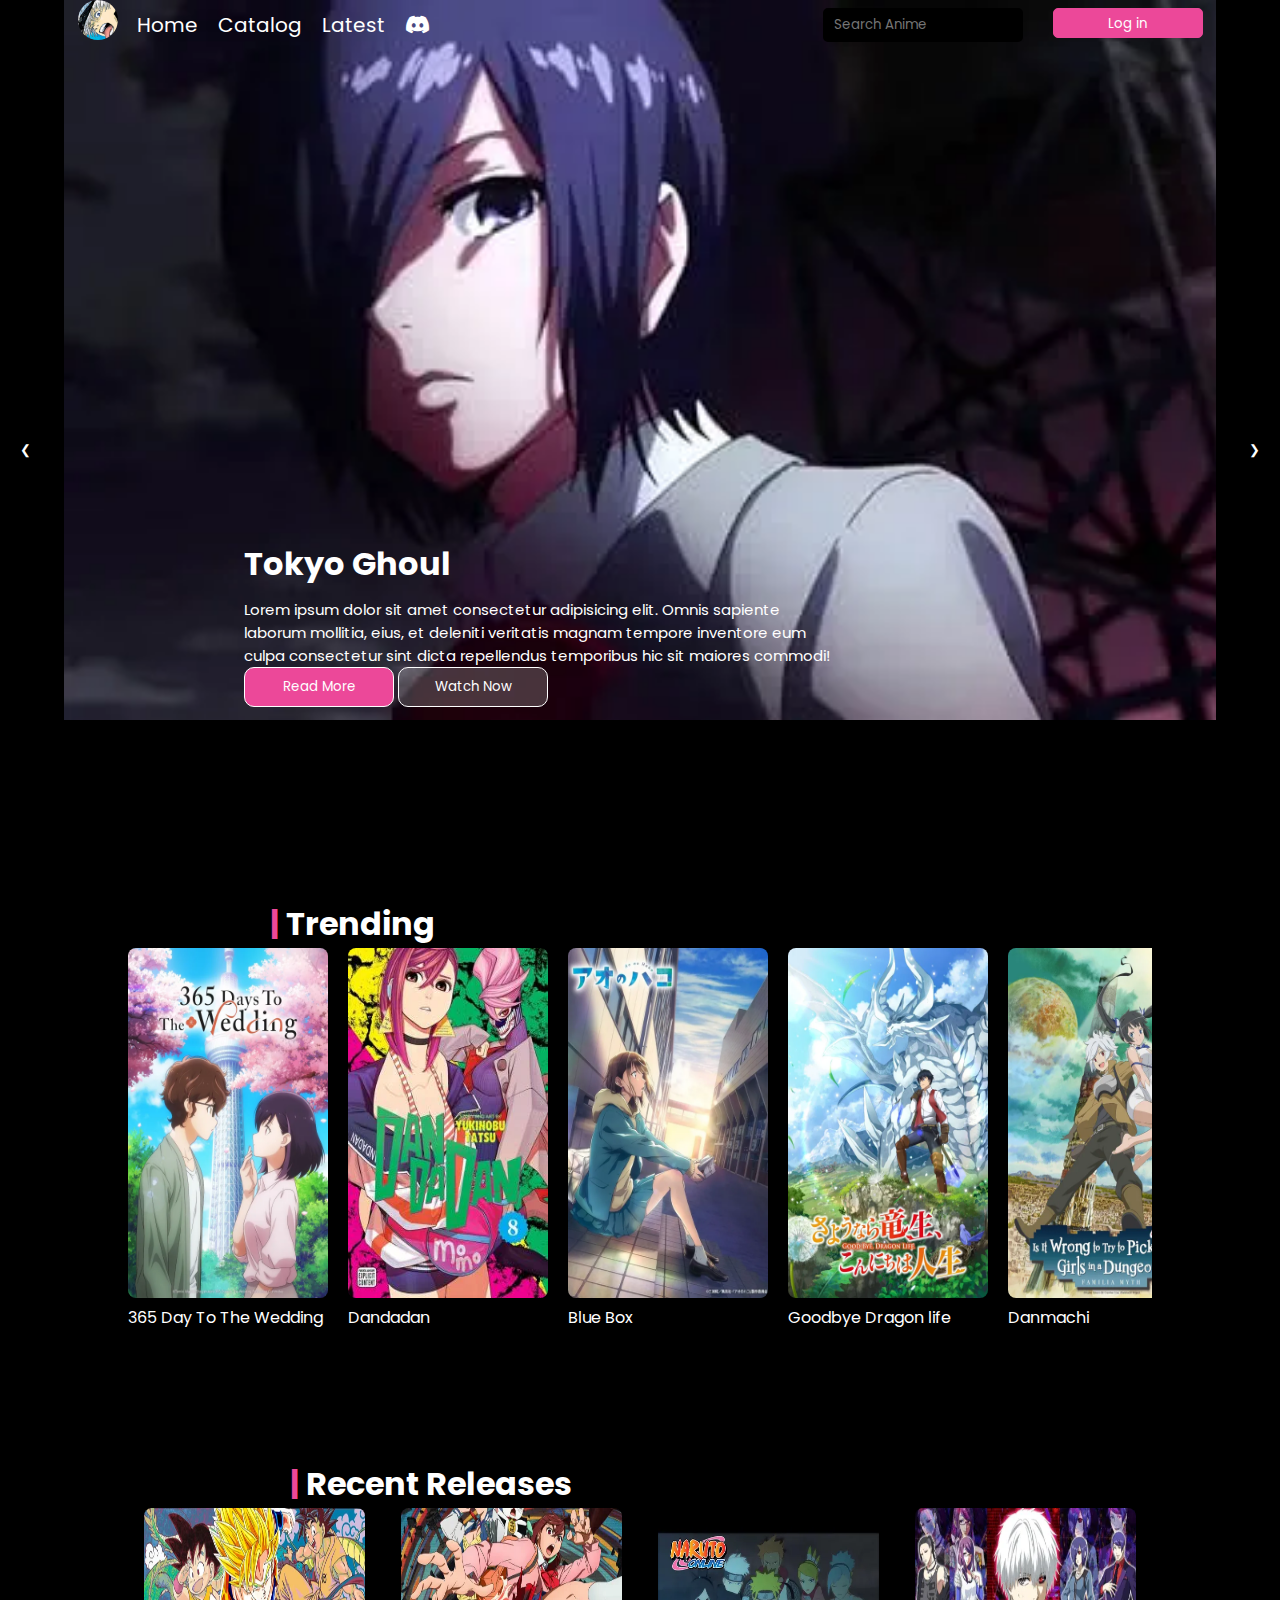
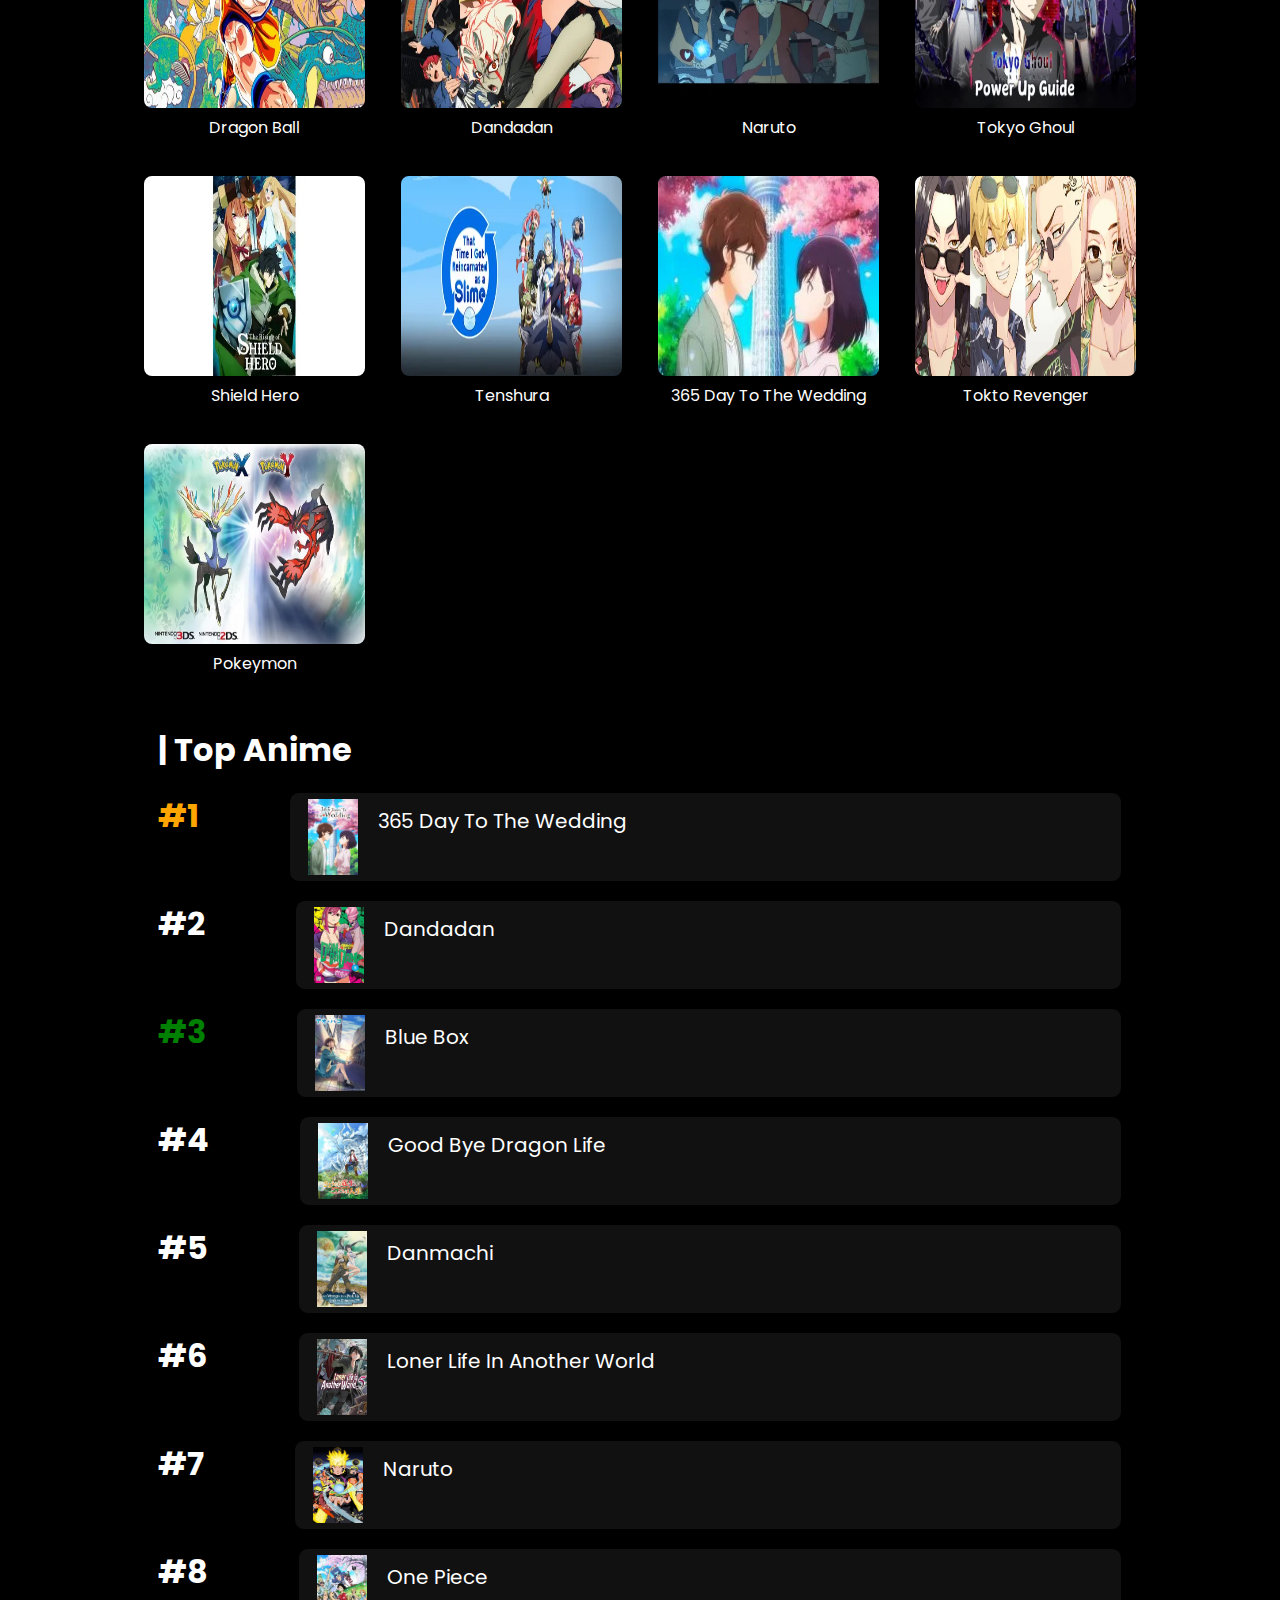
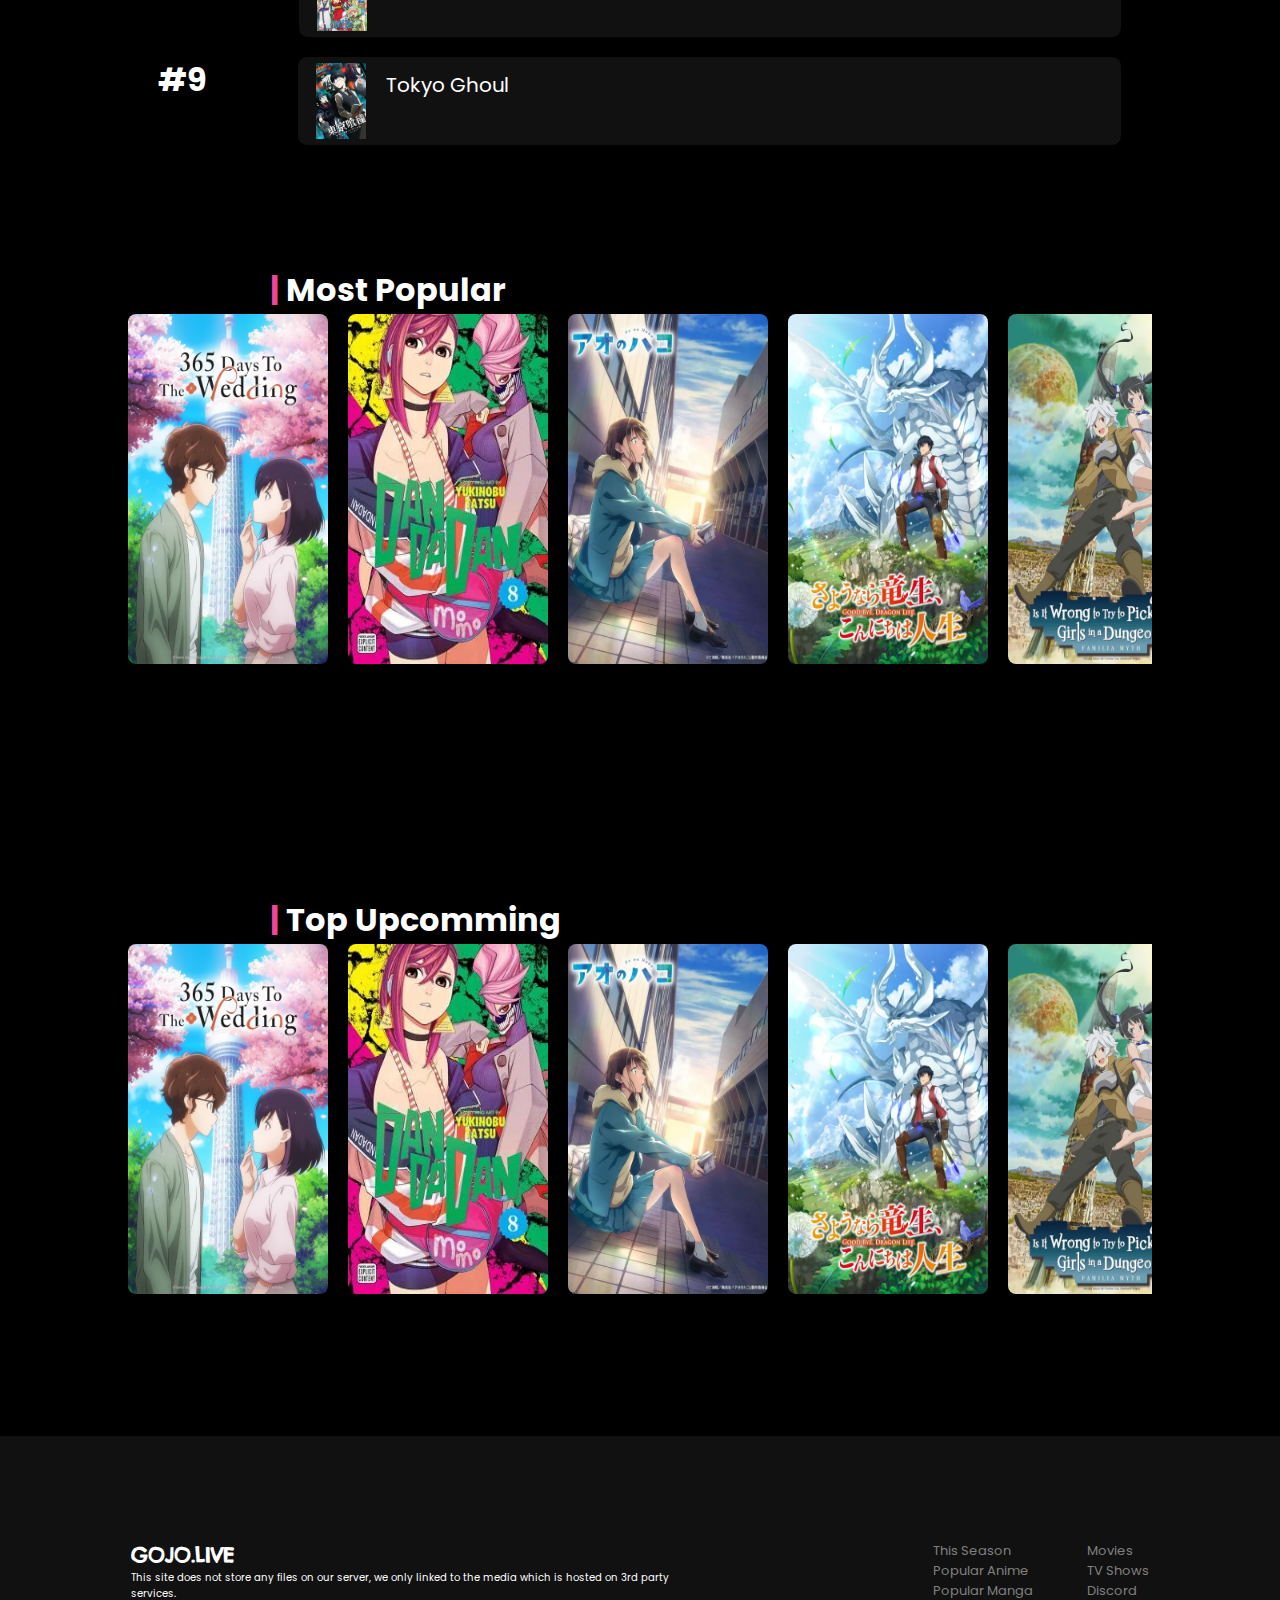
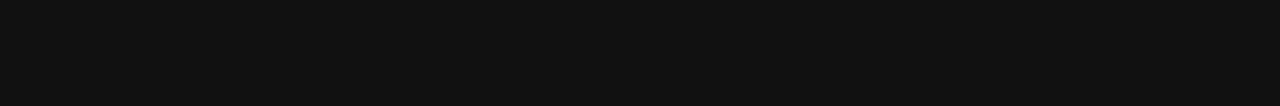
<file: index.html>
<!DOCTYPE html>
<html lang="en">
  
  <head>
    <meta charset="UTF-8" />
    <meta name="viewport" content="width=device-width, initial-scale=1.0" />
    <title>GOJO.live</title>
    <link rel="stylesheet" href="style.css" />
    <link rel="stylesheet" href="https://cdnjs.cloudflare.com/ajax/libs/font-awesome/6.0.0-beta3/css/all.min.css">
  </head>
  
  <body>
  <!---------------------------------------header----------------------------------------------------------->
  <label for="me"><i class="fa-solid fa-bars" ></i></label>
  <input type="checkbox" id="me" >
  <header>
    <!---------------------------------------nav bar----------------------------------------------------------->
    <div class="container" id="Up">
      <nav>
        <div class="left">
          <img src="./images/logo.png" alt="Anime Catalog Logo" class="logo" />
          <ul>
            <li><a href="index.html">Home</a></li>
            <li><a href="catalog.html">Catalog</a></li>
            <li><a href="latest.html">Latest</a></li>
            <li><a href="https://discord.com/login"> <i class="fa-brands fa-discord"></i></i> </a></li>
          </ul>
        </div>
        <div class="right">
          <input type="search" placeholder=" Search Anime" aria-label="Search Anime" />
          <button aria-label="Log in" onclick="openPage()">Log in
          </button>
        </div>
      </nav>
    </div>
    <!---------------------------------------nav bar----------------------------------------------------------->


    <!---------------------------------------sliding-window----------------------------------------------------------->
    
    
    
    <div class="carousel">
      <div class="slides">
        <div class="content">
          <h1>Tokyo Ghoul</h1>
          <p>
            Lorem ipsum dolor sit amet consectetur adipisicing elit. Omnis
            sapiente laborum mollitia, eius, et deleniti veritatis magnam
            tempore inventore eum culpa consectetur sint dicta repellendus
            temporibus hic sit maiores commodi!
          </p>
        </div>
        <div class="button">
          <button class="rm" aria-label="Read More about Tokyo Ghoul">Read More</button>
          <button class="wn" aria-label="Watch Tokyo Ghoul Now">Watch Now</button>
        </div>
      </div>
      <button class="prev" onclick="prevSlide()" aria-label="Previous Slide">&#10094;</button>
      <button class="next" onclick="nextSlide()" aria-label="Next Slide">&#10095;</button>
    </div>
    <!---------------------------------------sliding-window----------------------------------------------------------->

  </header>

  <!---------------------------------------header----------------------------------------------------------->
  
  <!----------------------------------------main------------------------------------------------------------------>
  
  
  <main>
    <!---------------------------------------section 1------------------------------------------------------------------>
    <section id="trending">
      <div class="trending_head">
        <h1><span>|</span> Trending</h1>
      </div>
      <div class="trending-images">
        <figure class="img">
          <img src="./images/1.webp" alt="Trending Anime 1" loading="lazy" />
          <p><a href="discription.html">365 Day To The Wedding </a></p>
        </figure>
        <figure class="img">
          <img src="./images/2.webp" alt="Trending Anime 2" loading="lazy" />
          <p> <a href="discription.html">Dandadan</a></p>
        </figure>
        <figure class="img">
          <img src="./images/3.webp" alt="Trending Anime 3" loading="lazy" />
          <p> <a href="discription.html">Blue Box </a></p>
        </figure>
        <figure class="img">
          <img src="./images/4.webp" alt="Trending Anime 4" loading="lazy" />
          <p> <a href="discription.html">Goodbye Dragon life </a></p>
        </figure>
        <figure class="img">
          <img src="./images/5.webp" alt="Trending Anime 5" loading="lazy" />
          <p><a href="discription.html"> Danmachi </a></p>
        </figure>
        <figure class="img">
          <img src="./images/6.webp" alt="Trending Anime 6" loading="lazy" />
          <p><a href="discription.html">Loner Life In Another World</a></p>
        </figure>
        <figure class="img">
          <img src="./images/7.webp" alt="Trending Anime 7" loading="lazy" />
          <p><a href="discription.html"> Naruto</a></p>
        </figure>
        <figure class="img">
          <img src="./images/8.webp" alt="Trending Anime 8" loading="lazy" />
          <p><a href="discription.html">One Piece</a></p>
        </figure>
        <figure class="img">
          <img src="./images/9.webp" alt="Trending Anime 9" loading="lazy" />
          <p> <a href="discription.html">Tokyo Ghoul </a></p>
        </figure>
      </div>
    </section>

    <section id="recent">
      <div class="re-header">
        <h1><span>|</span> Recent Releases</h1>
      </div>
      <div class="recent-images">
        <figure>
          <img src="./images/recent release/1.webp" alt="Recent Anime 1" height="200px" loading="lazy" />
          <p>Dragon Ball</p>
        </figure>
        <figure>
          <img src="./images/recent release/2.webp" alt="Recent Anime 2" height="200px" loading="lazy" />
          <p>Dandadan</p>
        </figure>
        <figure>
          <img src="./images/recent release/3.webp" alt="Recent Anime 3" height="200px" loading="lazy" />
          <p>Naruto</p>
        </figure>
        <figure>
          <img src="./images/recent release/4.webp" alt="Recent Anime 4" height="200px" loading="lazy" />
          <p>Tokyo Ghoul</p>
        </figure>
        <figure>
          <img src="./images/recent release/5.webp" alt="Recent Anime 5" height="200px" loading="lazy" />
          <p>Shield Hero</p>
        </figure>
        <figure>
          <img src="./images/recent release/6.webp" alt="Recent Anime 6" height="200px" loading="lazy" />
          <p>Tenshura</p>
        </figure>
        <figure>
          <img src="./images/recent release/7.jpg" alt="Recent Anime 7" height="200px" loading="lazy" />
          <p>365 Day To The Wedding</p>
        </figure>
        <figure>
          <img src="./images/recent release/8.webp" alt="Recent Anime 8" height="200px" loading="lazy" />
          <p>Tokto Revenger</p>
        </figure>
        <figure>
          <img src="./images/recent release/9.webp" alt="Recent Anime 9" height="200px" loading="lazy" />
          <p>Pokeymon</p>
        </figure>
      </div>
    </section>

    <section id="top-anime">
      <div class="top-anime">
        <div class="top-anime-heading">
          <h1><span>|</span> Top Anime</h1>
        </div>
        <div class="ele">
          <div class="first"><h1>#1</h1></div>
          <div>
            <img src="./images/1.webp" alt="365 Wedding Day" />
            <p>365 Day To The Wedding </p>
          </div>
        </div>
        <div class="ele">
          <div class="second"><h1>#2</h1></div>
          <div>
            <img src="./images/2.webp" alt="Dandadan" />
            <p>Dandadan</p>
          </div>
        </div>
        <div class="ele">
          <div class="third"><h1>#3</h1></div>
          <div>
            <img src="./images/3.webp" alt="Blue Box" />
            <p>Blue Box</p>
          </div>
        </div>
        <div class="ele">
          <div class="he"><h1>#4</h1></div>
          <div>
            <img src="./images/4.webp" alt="Good Bye Dragon Life" />
            <p>Good Bye Dragon Life</p>
          </div>
        </div>
        <div class="ele">
          <div class="he"><h1>#5</h1></div>
          <div>
            <img src="./images/5.webp" alt="Danmachi" />
            <p>Danmachi</p>
          </div>
        </div>
        <div class="ele">
          <div class="he"><h1>#6</h1></div>
          <div>
            <img src="./images/6.webp" alt="Loner Life In Another World" />
            <p>Loner Life In Another World</p>
          </div>
        </div>
        <div class="ele">
          <div class="he"><h1>#7</h1></div>
          <div>
            <img src="./images/7.webp" alt="Naruto" />
            <p>Naruto</p>
          </div>
        </div>
        <div class="ele">
          <div class="he"><h1>#8</h1></div>
          <div>
            <img src="./images/8.webp" alt="One Piece" />
            <p>One Piece</p>
          </div>
        </div>
        <div class="ele">
          <div class="he"><h1>#9</h1></div>
          <div>
            <img src="./images/9.webp" alt="Tokyo Ghoul" />
            <p>Tokyo Ghoul</p>
          </div>
        </div>
      </div>
    </section>

    <section id="trending">
      <div class="trending_head">
        <h1><span>|</span> Most Popular</h1>
      </div>
      <div class="trending-images">
        <figure class="img">
          <img src="./images/1.webp" alt="Trending Anime 1" loading="lazy" />
        </figure>
        <figure class="img">
          <img src="./images/2.webp" alt="Trending Anime 2" loading="lazy" />
        </figure>
        <figure class="img">
          <img src="./images/3.webp" alt="Trending Anime 3" loading="lazy" />
        </figure>
        <figure class="img">
          <img src="./images/4.webp" alt="Trending Anime 4" loading="lazy" />
        </figure>
        <figure class="img">
          <img src="./images/5.webp" alt="Trending Anime 5" loading="lazy" />
        </figure>
        <figure class="img">
          <img src="./images/6.webp" alt="Trending Anime 6" loading="lazy" />
        </figure>
        <figure class="img">
          <img src="./images/7.webp" alt="Trending Anime 7" loading="lazy" />
        </figure>
        <figure class="img">
          <img src="./images/8.webp" alt="Trending Anime 8" loading="lazy" />
        </figure>
        <figure class="img">
          <img src="./images/9.webp" alt="Trending Anime 9" loading="lazy" />
        </figure>
      </div>
    </section>


    <section id="trending">
      <div class="trending_head">
        <h1><span>|</span> Top Upcomming</h1>
      </div>
      <div class="trending-images">
        <figure class="img">
          <img src="./images/1.webp" alt="Trending Anime 1" loading="lazy" />
        </figure>
        <figure class="img">
          <img src="./images/2.webp" alt="Trending Anime 2" loading="lazy" />
        </figure>
        <figure class="img">
          <img src="./images/3.webp" alt="Trending Anime 3" loading="lazy" />
        </figure>
        <figure class="img">
          <img src="./images/4.webp" alt="Trending Anime 4" loading="lazy" />
        </figure>
        <figure class="img">
          <img src="./images/5.webp" alt="Trending Anime 5" loading="lazy" />
        </figure>
        <figure class="img">
          <img src="./images/6.webp" alt="Trending Anime 6" loading="lazy" />
        </figure>
        <figure class="img">
          <img src="./images/7.webp" alt="Trending Anime 7" loading="lazy" />
        </figure>
        <figure class="img">
          <img src="./images/8.webp" alt="Trending Anime 8" loading="lazy" />
        </figure>
        <figure class="img">
          <img src="./images/9.webp" alt="Trending Anime 9" loading="lazy" />
        </figure>
      </div>
    </section>

  </main>

  <!----------------------------------------main------------------------------------------------------------------>

  <!-- --------------------------------footer------------------------ -->


  <footer>
    <div class="left">
      <h1><a href="#Up"> GOJO.LIVE</a></h1>
      <p>This site does not store any files on our server, we only linked to the media which is hosted on 3rd party services.</p>
    </div>
    
    
    <div class="right">
      <ul>
        <li>This Season </li>
        <li>Popular Anime</li>
        <li>Popular Manga</li>
      </ul>
      <ul>
        <li>Movies </li>
        <li>TV Shows</li>
        <li>Discord</li>
      </ul>
    </div>
  </footer>
  <!-- --------------------------------footer------------------------ -->
  
</body>
<script>
function openPage(url = "login.html") {
  try {
    // Check if the URL is a valid string
    if (typeof url === 'string' && url.trim() !== '') {
      window.location.href = url;
    } else {
      console.error("Invalid URL provided.");
    }
  } catch (error) {
    console.error("An error occurred while trying to open the page:", error);
  }
}
</script>
</html
</file>
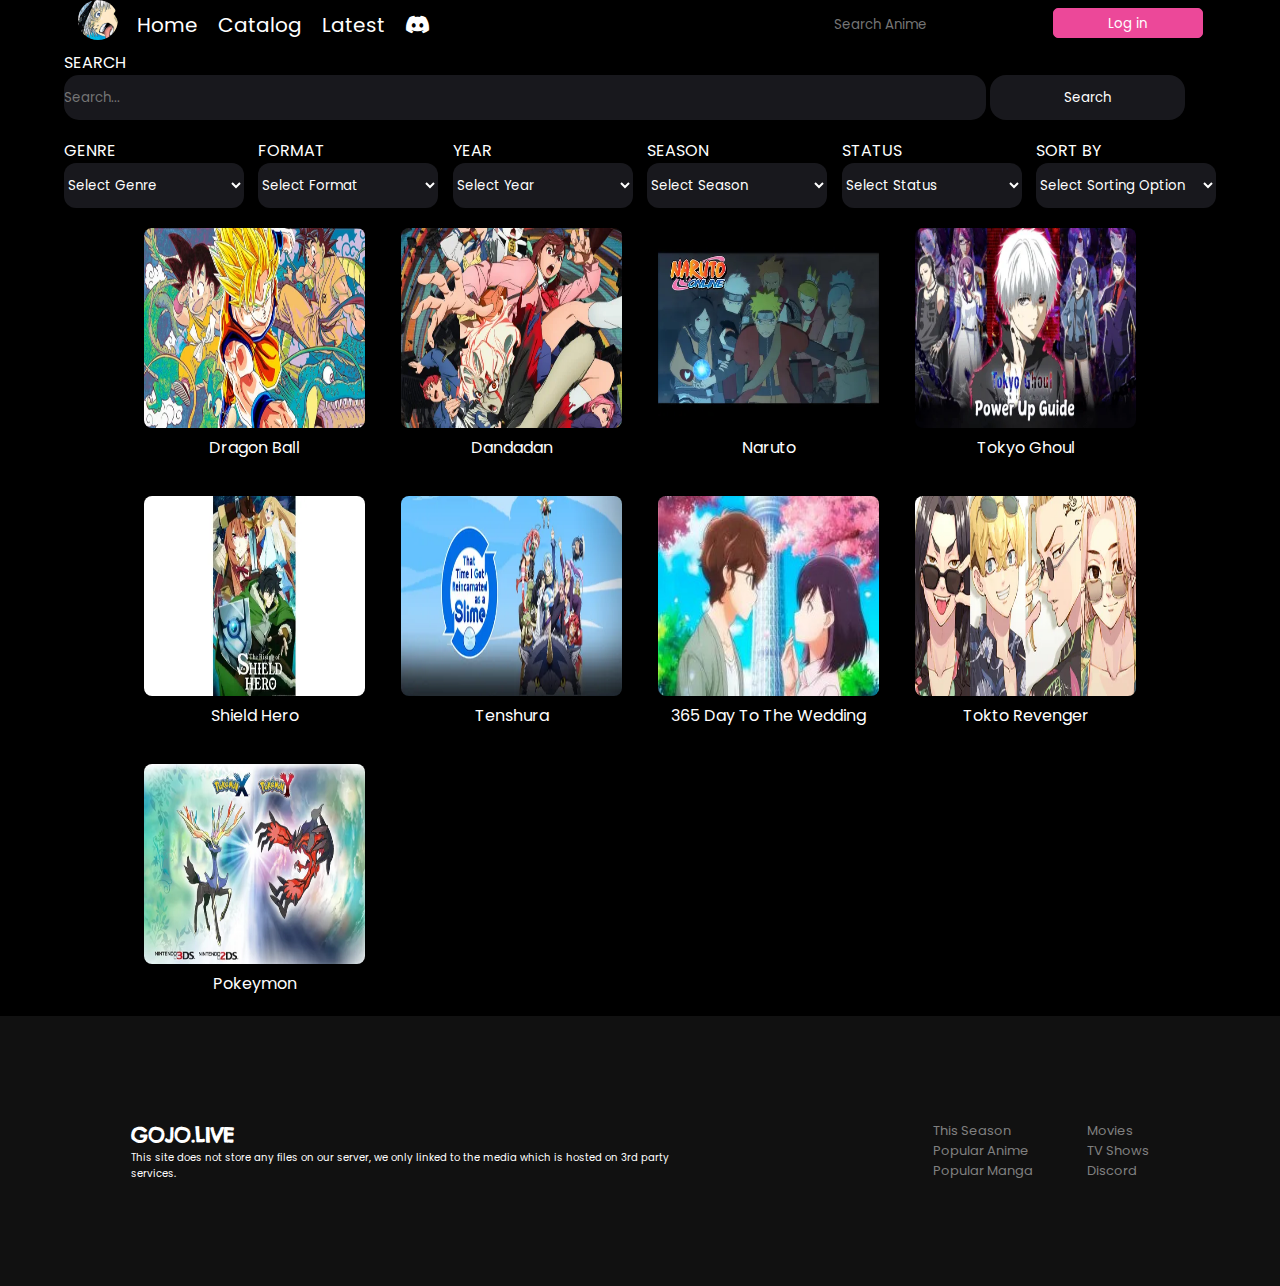
<file: catalog.html>
<!DOCTYPE html>
<html lang="en">
<head>
    <meta charset="UTF-8">
    <meta name="viewport" content="width=device-width, initial-scale=1.0">
    <title>Catalog</title>
    <link rel="stylesheet" href="catalog.css">
    <link rel="stylesheet" href="https://cdnjs.cloudflare.com/ajax/libs/font-awesome/6.0.0-beta3/css/all.min.css">
    
</head>
<body>
  <label for="me"><i class="fa-solid fa-bars" ></i></label>
  <input type="checkbox" id="me">
     <header>
      <div class="container" id="Up">
        <nav>
          <div class="left">
            <img src="./images/logo.png" alt="Anime Catalog Logo" class="logo" />
            <ul>
              <li><a href="index.html">Home</a></li>
              <li><a href="catalog.html">Catalog</a></li>
              <li><a href="latest.html">Latest</a></li>
              <li><a href="https://discord.com/login"> <i class="fa-brands fa-discord"></i></i> </a></li>
            </ul>
          </div>
          <div class="right">
            <input type="search" placeholder=" Search Anime" aria-label="Search Anime" />
            <button aria-label="Log in" onclick="openPage()">Log in
            </button>
          </div>
        </nav>
      </div>
    </header>


    <main>

        <section>
            <div id="top-part">
                <div class="top">
                    <p>SEARCH</p>
                    <input type="search" placeholder="Search...">
                    <button type="button">Search</button>
                </div>
                <div class="bottom"> 
                    <div>
                        <label for="genere">GENRE</label>
                        <select name="genere" id="genere">
                            <option value="">Select Genre</option>
                            <option value="action">Action</option>
                            <option value="comedy">Comedy</option>
                            <option value="drama">Drama</option>
                            <option value="horror">Horror</option>
                            <option value="sci-fi">Sci-Fi</option>
                        </select>
                    </div>
                    <div>
                        <label for="format">FORMAT</label>
                        <select name="format" id="format">
                            <option value="">Select Format</option>
                            <option value="dvd">DVD</option>
                            <option value="digital">Digital</option>
                            <option value="blu-ray">Blu-ray</option>
                            <option value="streaming">Streaming</option>
                            <option value="vinyl">Vinyl</option>
                        </select>
                    </div>
                    <div>
                        <label for="year">YEAR</label>
                        <select name="year" id="year">
                            <option value="">Select Year</option>
                            <option value="2023">2023</option>
                            <option value="2022">2022</option>
                            <option value="2021">2021</option>
                            <option value="2020">2020</option>
                            <option value="2019">2019</option>
                        </select>
                    </div>
                    <div>
                        <label for="season">SEASON</label>
                        <select name="season" id="season">
                            <option value="">Select Season</option>
                            <option value="spring">Spring</option>
                            <option value="summer">Summer</option>
                            <option value="fall">Fall</option>
                            <option value="winter">Winter</option>
                        </select>
                    </div>
                    <div>
                        <label for="status">STATUS</label>
                        <select name="status" id="status">
                            <option value="">Select Status</option>
                            <option value="ongoing">Ongoing</option>
                            <option value="completed">Completed</option>
                            <option value="upcoming">Upcoming</option>
                        </select>
                    </div>
                    <div>
                        <label for="sort-by">SORT BY</label>
                        <select name="sort-by" id="sort-by">
                            <option value="">Select Sorting Option</option>
                            <option value="name">Name</option>
                            <option value="date">Date</option>
                            <option value="rating">Rating</option>
                        </select>
                    </div>
                </div>
            </div>
        </section>

            <section>
                <section id="recent">
                    <div class="recent-images">
                      <figure>
                        <img src="./images/recent release/1.webp" alt="Recent Anime 1" height="200px" loading="lazy" />
                        <p>Dragon Ball</p>
                      </figure>
                      <figure>
                        <img src="./images/recent release/2.webp" alt="Recent Anime 2" height="200px" loading="lazy" />
                        <p>Dandadan</p>
                      </figure>
                      <figure>
                        <img src="./images/recent release/3.webp" alt="Recent Anime 3" height="200px" loading="lazy" />
                        <p>Naruto</p>
                      </figure>
                      <figure>
                        <img src="./images/recent release/4.webp" alt="Recent Anime 4" height="200px" loading="lazy" />
                        <p>Tokyo Ghoul</p>
                      </figure>
                      <figure>
                        <img src="./images/recent release/5.webp" alt="Recent Anime 5" height="200px" loading="lazy" />
                        <p>Shield Hero</p>
                      </figure>
                      <figure>
                        <img src="./images/recent release/6.webp" alt="Recent Anime 6" height="200px" loading="lazy" />
                        <p>Tenshura</p>
                      </figure>
                      <figure>
                        <img src="./images/recent release/7.jpg" alt="Recent Anime 7" height="200px" loading="lazy" />
                        <p>365 Day To The Wedding</p>
                      </figure>
                      <figure>
                        <img src="./images/recent release/8.webp" alt="Recent Anime 8" height="200px" loading="lazy" />
                        <p>Tokto Revenger</p>
                      </figure>
                      <figure>
                        <img src="./images/recent release/9.webp" alt="Recent Anime 9" height="200px" loading="lazy" />
                        <p>Pokeymon</p>
                      </figure>
                    </div>
                  </section>
            </section>

        
    </main>

      <footer>
        <div class="left">
          <h1><a href="#Up"> GOJO.LIVE</a></h1>
          <p>This site does not store any files on our server, we only linked to the media which is hosted on 3rd party services.</p>
        </div>
    
    
        <div class="right">
          <ul>
            <li>This Season </li>
            <li>Popular Anime</li>
            <li>Popular Manga</li>
          </ul>
          <ul>
            <li>Movies </li>
            <li>TV Shows</li>
            <li>Discord</li>
          </ul>
        </div>
      </footer>
    

</body>
<script>
  function openPage(url = "login.html") {
    try {
      // Check if the URL is a valid string
      if (typeof url === 'string' && url.trim() !== '') {
        window.location.href = url;
      } else {
        console.error("Invalid URL provided.");
      }
    } catch (error) {
      console.error("An error occurred while trying to open the page:", error);
    }
  }
</script>
</html>
</file>
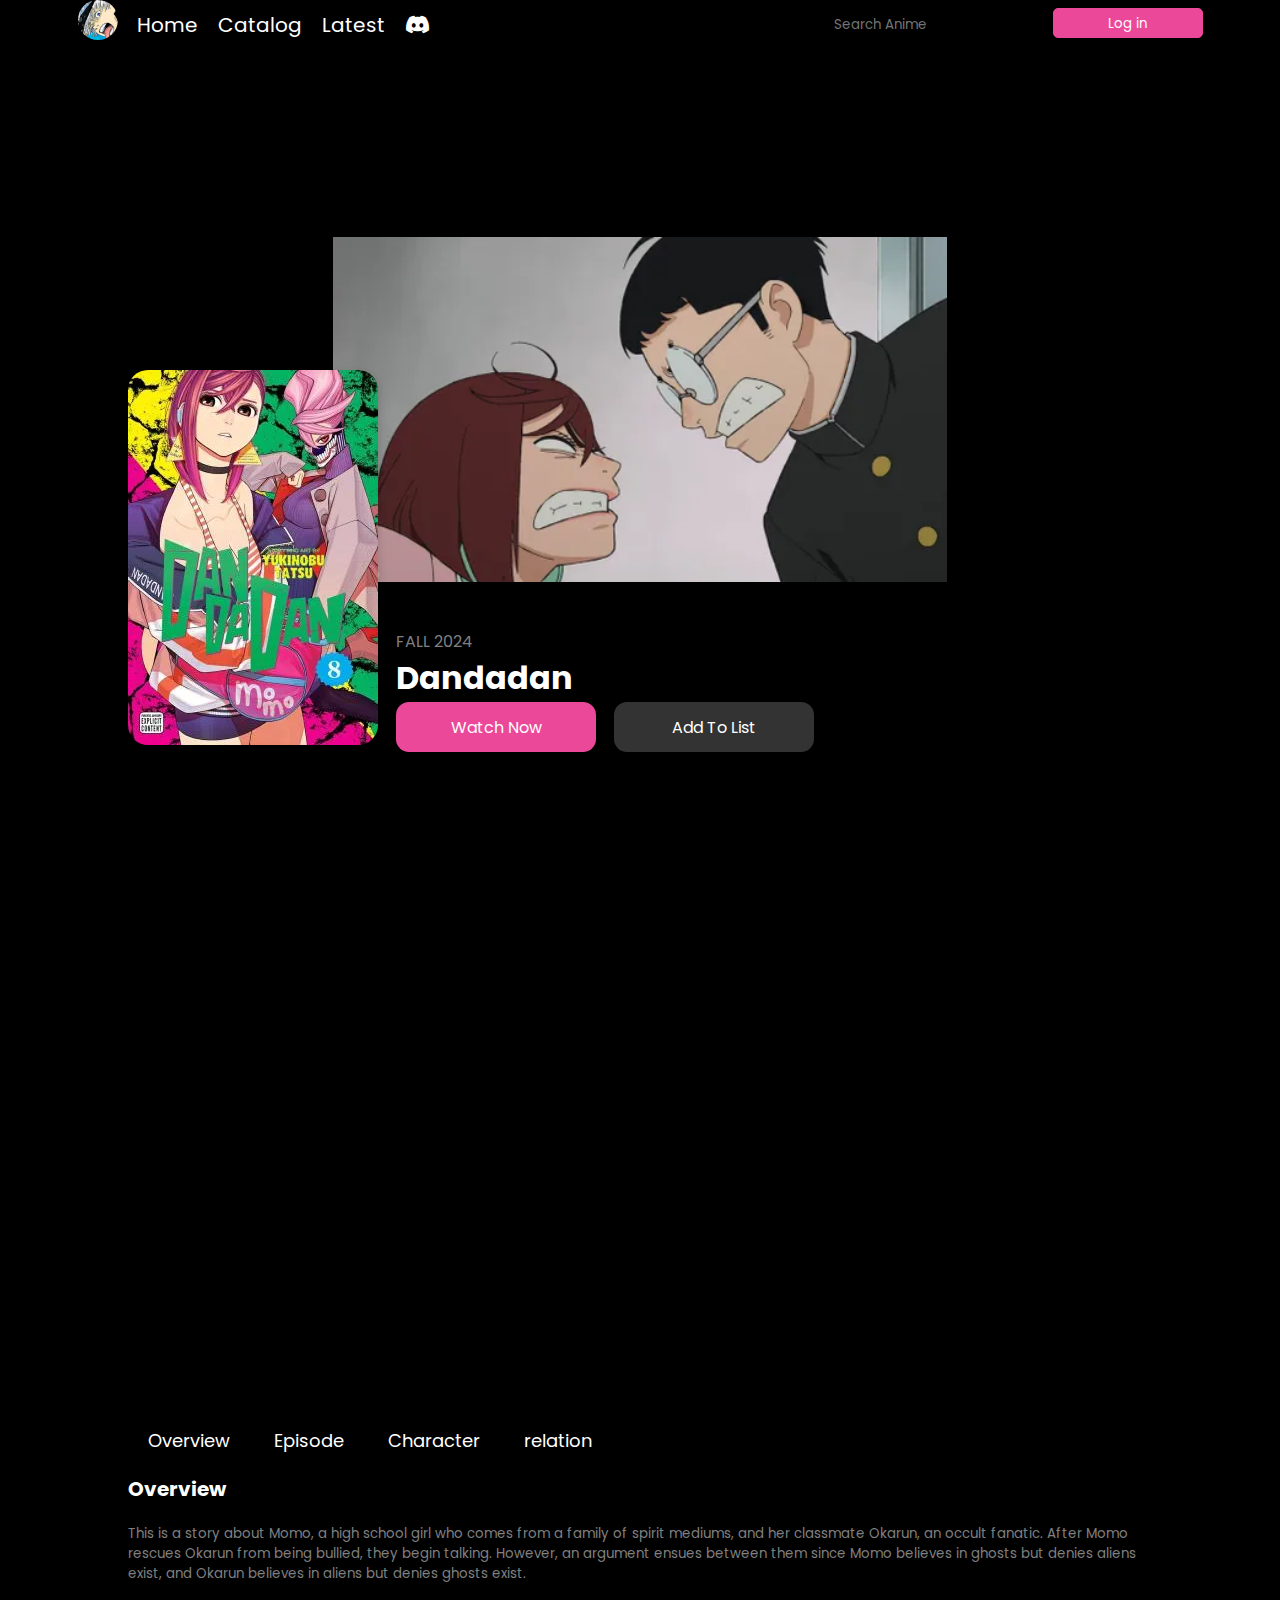
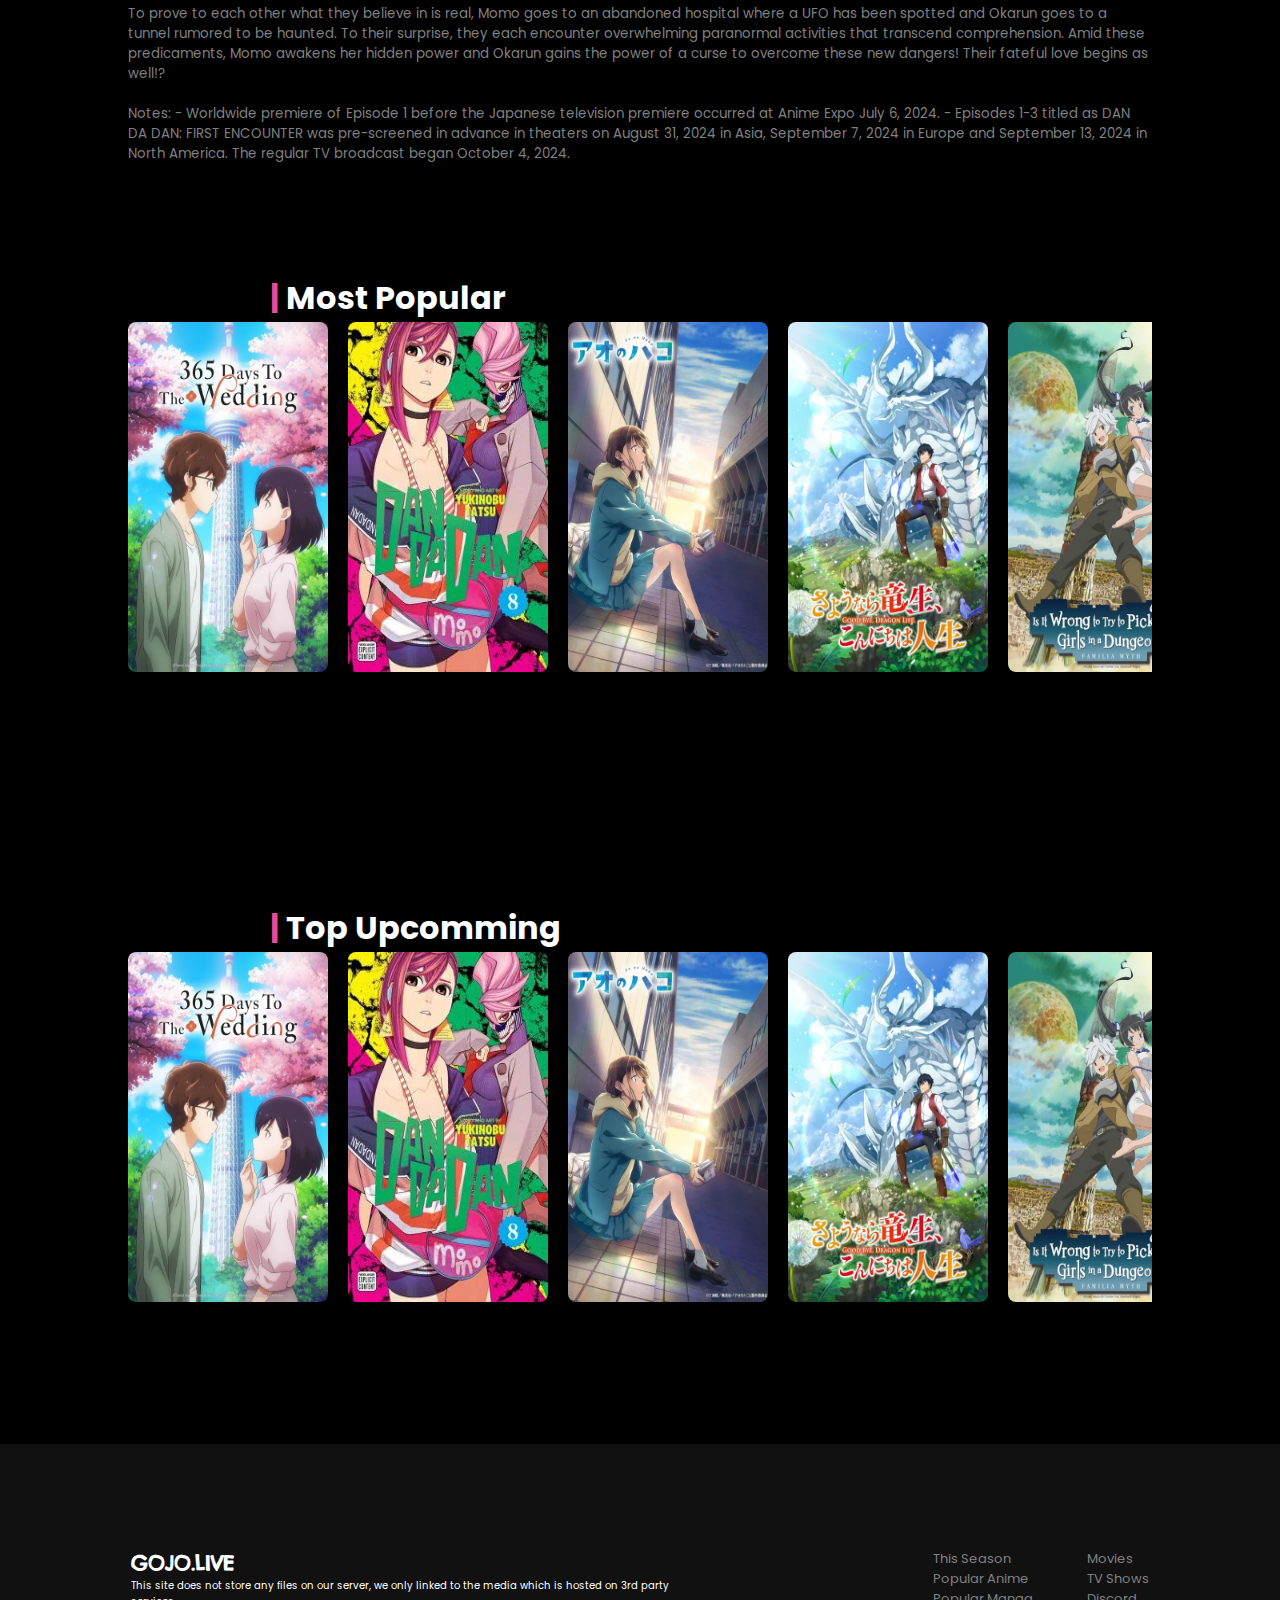
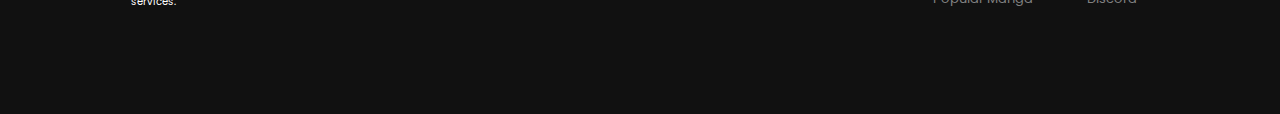
<file: discription.html>
<!DOCTYPE html>
<html lang="en">
<head>
    <meta charset="UTF-8">
    <meta name="viewport" content="width=device-width, initial-scale=1.0">
    <title>Document</title>
    <link rel="stylesheet" href="https://cdnjs.cloudflare.com/ajax/libs/font-awesome/6.0.0-beta3/css/all.min.css">
    <link rel="stylesheet" href="dis.css">
</head>
<body>
  <label for="me"><i class="fa-solid fa-bars" ></i></label>
  <input type="checkbox" id="me">
  <header>
<div class="container">
    <nav>
      <div class="left">
        <img src="./images/logo.png" alt="Anime Catalog Logo" class="logo" />
        <ul>
          <li><a href="index.html">Home</a></li>
          <li><a href="catalog.html">Catalog</a></li>
          <li><a href="catalog.html">Latest</a></li>
          <li><a href="https://discord.com/login"> <i class="fa-brands fa-discord"></i></i> </a></li>
        </ul>
      </div>
      <div class="right">
        <input type="search" placeholder=" Search Anime" aria-label="Search Anime" />
        <button aria-label="Log in" onclick="openPage()">Log in
        </button>
      </div>
    </nav>
  </div>

<!--=============================navbar==============================-->
<!--=============================main==============================-->


<main>

    <section id="Up">
            <div id="top1" >
                <div class="banner">
                    <div>
                        <img src="./images/2.webp" alt="image(anime)">
                    </div>
                    <div>
                        <p>FALL 2024</p>
                        <h1>
                        Dandadan
                        </h1>
                        <div class="bu">
                          <input type="button" value="Watch Now" class="watch" id="playButton" aria-label="Watch video">
                        <input type="button" value="Add To List" class="list">
                      </div>
                    </div>
                  </div>
                </div>
                <iframe id="videoFrame" width="560" height="315" src="https://www.youtube-nocookie.com/embed/a4na2opArGY?si=UpqpY2xeM0xgM9NE" title="YouTube video player" frameborder="0" allow="accelerometer; autoplay; clipboard-write; encrypted-media; gyroscope; picture-in-picture; web-share" referrerpolicy="strict-origin-when-cross-origin" allowfullscreen></iframe>
         <div>
            <div id="header">
                <header id="container">
                  <div class="nav">
                    <ul>
                      <li><a href="">Overview</a></li>
                      <li><a href="">Episode</a></li>
                      <li><a href="">Character</a></li>
                      <li><a href="">relation</a></li>
                    </ul>
                </div>
                </header>
              </div>
        </div>
        <div class="content">
          <div>
            <h2>
                Overview
            </h2>
            <br>
            <p>
                This is a story about Momo, a high school girl who comes from a family of spirit mediums, and her classmate Okarun, an occult fanatic. After Momo rescues Okarun from being bullied, they begin talking. However, an argument ensues between them since Momo believes in ghosts but denies aliens exist, and Okarun believes in aliens but denies ghosts exist.

            </p><br>
            <p>
                To prove to each other what they believe in is real, Momo goes to an abandoned hospital where a UFO has been spotted and Okarun goes to a tunnel rumored to be haunted. To their surprise, they each encounter overwhelming paranormal activities that transcend comprehension. Amid these predicaments, Momo awakens her hidden power and Okarun gains the power of a curse to overcome these new dangers! Their fateful love begins as well!?
            </p><br>
            <p>
                Notes:
                - Worldwide premiere of Episode 1 before the Japanese television premiere occurred at Anime Expo July 6, 2024.
                - Episodes 1-3 titled as DAN DA DAN: FIRST ENCOUNTER was pre-screened in advance in theaters on August 31, 2024 in Asia,    September 7, 2024 in Europe and September 13, 2024 in North America. The regular TV broadcast began October 4, 2024.
            </p><br>
          </div>
          </div>
            
    </section>


<section id="trending">
    <div class="trending_head">
      <h1><span>|</span> Most Popular</h1>
    </div>
    <div class="trending-images">
      <figure class="img">
        <img src="./images/1.webp" alt="Trending Anime 1" loading="lazy" />
      </figure>
      <figure class="img">
        <img src="./images/2.webp" alt="Trending Anime 2" loading="lazy" />
      </figure>
      <figure class="img">
        <img src="./images/3.webp" alt="Trending Anime 3" loading="lazy" />
      </figure>
      <figure class="img">
        <img src="./images/4.webp" alt="Trending Anime 4" loading="lazy" />
      </figure>
      <figure class="img">
        <img src="./images/5.webp" alt="Trending Anime 5" loading="lazy" />
      </figure>
      <figure class="img">
        <img src="./images/6.webp" alt="Trending Anime 6" loading="lazy" />
      </figure>
      <figure class="img">
        <img src="./images/7.webp" alt="Trending Anime 7" loading="lazy" />
      </figure>
      <figure class="img">
        <img src="./images/8.webp" alt="Trending Anime 8" loading="lazy" />
      </figure>
      <figure class="img">
        <img src="./images/9.webp" alt="Trending Anime 9" loading="lazy" />
      </figure>
    </div>
  </section>


  <section id="trending">
    <div class="trending_head">
      <h1><span>|</span> Top Upcomming</h1>
    </div>
    <div class="trending-images">
      <figure class="img">
        <img src="./images/1.webp" alt="Trending Anime 1" loading="lazy" />
      </figure>
      <figure class="img">
        <img src="./images/2.webp" alt="Trending Anime 2" loading="lazy" />
      </figure>
      <figure class="img">
        <img src="./images/3.webp" alt="Trending Anime 3" loading="lazy" />
      </figure>
      <figure class="img">
        <img src="./images/4.webp" alt="Trending Anime 4" loading="lazy" />
      </figure>
      <figure class="img">
        <img src="./images/5.webp" alt="Trending Anime 5" loading="lazy" />
      </figure>
      <figure class="img">
        <img src="./images/6.webp" alt="Trending Anime 6" loading="lazy" />
      </figure>
      <figure class="img">
        <img src="./images/7.webp" alt="Trending Anime 7" loading="lazy" />
      </figure>
      <figure class="img">
        <img src="./images/8.webp" alt="Trending Anime 8" loading="lazy" />
      </figure>
      <figure class="img">
        <img src="./images/9.webp" alt="Trending Anime 9" loading="lazy" />
      </figure>
    </div>
  </section>

</main>
<!--=============================footer==============================-->
<footer>
    <div class="left">
      <h1><a href="#Up"> GOJO.LIVE</a></h1>
      <p>This site does not store any files on our server, we only linked to the media which is hosted on 3rd party services.</p>
    </div>
    
    
    <div class="right">
      <ul>
        <li>This Season </li>
        <li>Popular Anime</li>
        <li>Popular Manga</li>
      </ul>
      <ul>
        <li>Movies </li>
        <li>TV Shows</li>
        <li>Discord</li>
      </ul>
    </div>
  </footer>

<!--=============================footer==============================-->


</body>
<script>
    function openPage(url = "login.html") {
      try {
        if (typeof url === 'string' && url.trim() !== '') {
          window.location.href = url;
        } else {
          console.error("Invalid URL provided.");
        }
      } catch (error) {
        console.error("An error occurred while trying to open the page:", error);
      }
    }


    // document.getElementById('playButton').addEventListener('click', function() {
    //         const videoFrame = document.getElementById('videoFrame');
    //         if (videoFrame.style.display === "none") {
    //             videoFrame.style.display = "block";
                
    //             videoFrame.src = "https://www.youtube.com/embed/VIDEO_ID?autoplay=1";
    //         } else {
    //             videoFrame.style.display = "none";
    //             videoFrame.src = ""; 
    //         }
    //     });
        </script>

</html>
</file>
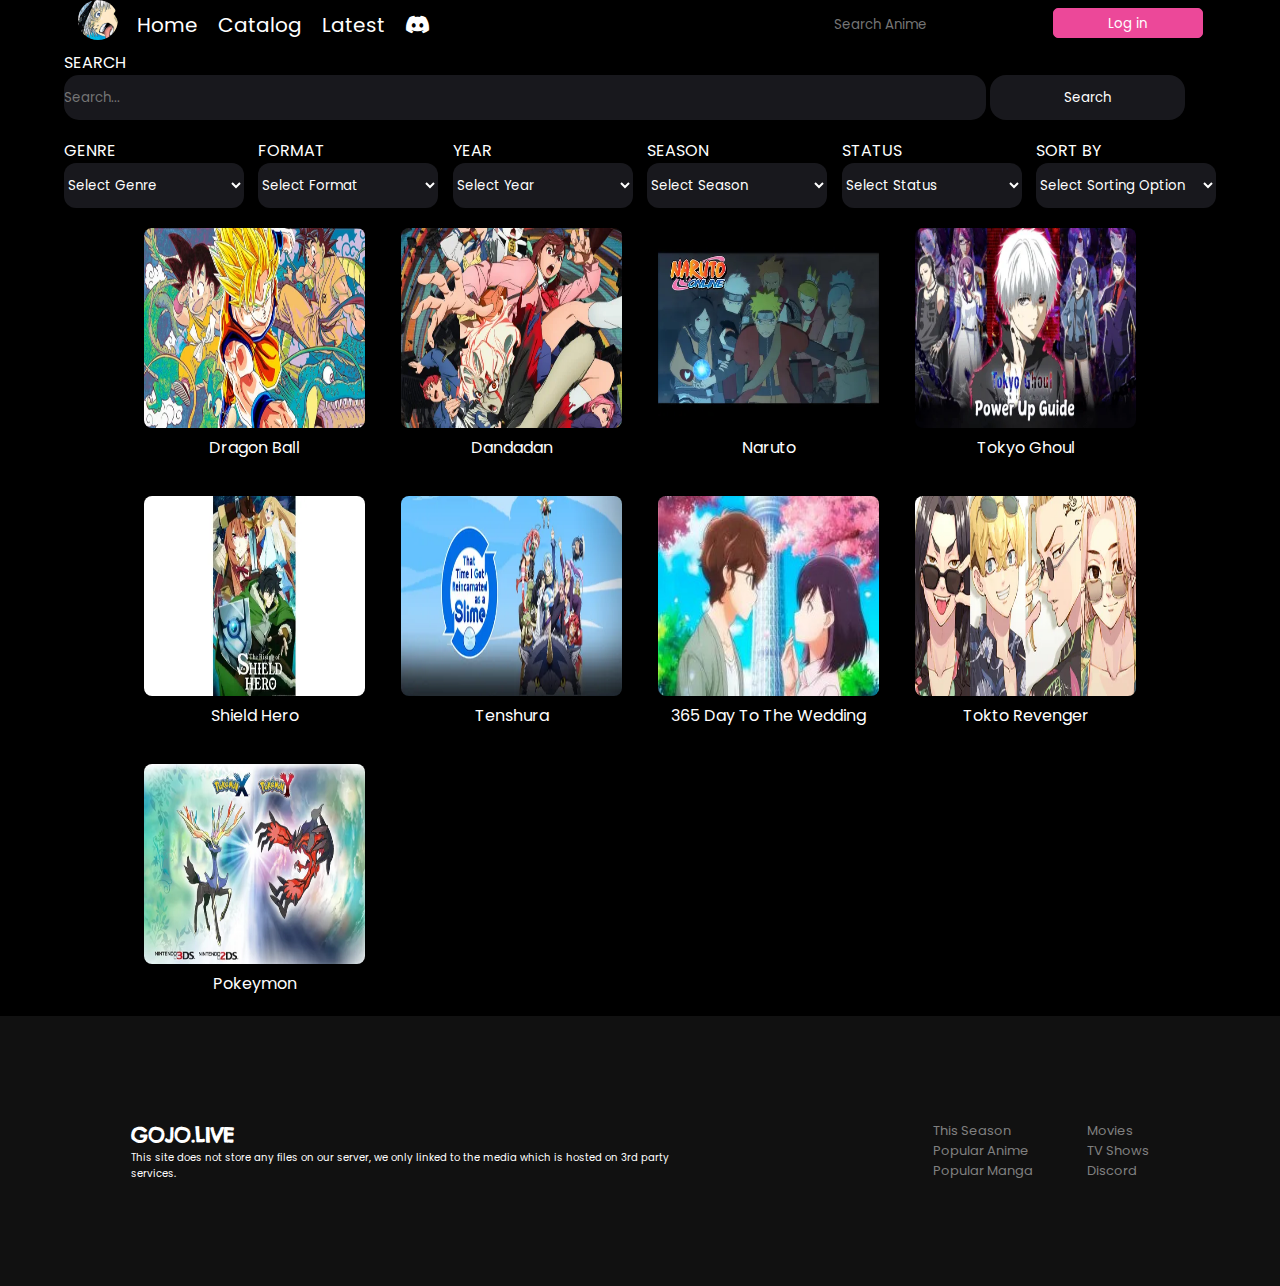
<file: latest.html>
<!DOCTYPE html>
<html lang="en">
<head>
    <meta charset="UTF-8">
    <meta name="viewport" content="width=device-width, initial-scale=1.0">
    <title>Latest</title>
    <link rel="stylesheet" href="catalog.css">
    <link rel="stylesheet" href="https://cdnjs.cloudflare.com/ajax/libs/font-awesome/6.0.0-beta3/css/all.min.css">
    
</head>
<body>
  <label for="me"><i class="fa-solid fa-bars" ></i></label>
  <input type="checkbox" id="me">
     <header>
      <div class="container" id="Up">
        <nav>
          <div class="left">
            <img src="./images/logo.png" alt="Anime Catalog Logo" class="logo" />
            <ul>
              <li><a href="index.html">Home</a></li>
              <li><a href="catalog.html">Catalog</a></li>
              <li><a href="latest.html">Latest</a></li>
              <li><a href="https://discord.com/login"> <i class="fa-brands fa-discord"></i></i> </a></li>
            </ul>
          </div>
          <div class="right">
            <input type="search" placeholder=" Search Anime" aria-label="Search Anime" />
            <button aria-label="Log in" onclick="openPage()">Log in
            </button>
          </div>
        </nav>
      </div>
    </header>


    <main>

        <section>
            <div id="top-part">
                <div class="top">
                    <p>SEARCH</p>
                    <input type="search" placeholder="Search...">
                    <button type="button">Search</button>
                </div>
                <div class="bottom"> 
                    <div>
                        <label for="genere">GENRE</label>
                        <select name="genere" id="genere">
                            <option value="">Select Genre</option>
                            <option value="action">Action</option>
                            <option value="comedy">Comedy</option>
                            <option value="drama">Drama</option>
                            <option value="horror">Horror</option>
                            <option value="sci-fi">Sci-Fi</option>
                        </select>
                    </div>
                    <div>
                        <label for="format">FORMAT</label>
                        <select name="format" id="format">
                            <option value="">Select Format</option>
                            <option value="dvd">DVD</option>
                            <option value="digital">Digital</option>
                            <option value="blu-ray">Blu-ray</option>
                            <option value="streaming">Streaming</option>
                            <option value="vinyl">Vinyl</option>
                        </select>
                    </div>
                    <div>
                        <label for="year">YEAR</label>
                        <select name="year" id="year">
                            <option value="">Select Year</option>
                            <option value="2023">2023</option>
                            <option value="2022">2022</option>
                            <option value="2021">2021</option>
                            <option value="2020">2020</option>
                            <option value="2019">2019</option>
                        </select>
                    </div>
                    <div>
                        <label for="season">SEASON</label>
                        <select name="season" id="season">
                            <option value="">Select Season</option>
                            <option value="spring">Spring</option>
                            <option value="summer">Summer</option>
                            <option value="fall">Fall</option>
                            <option value="winter">Winter</option>
                        </select>
                    </div>
                    <div>
                        <label for="status">STATUS</label>
                        <select name="status" id="status">
                            <option value="">Select Status</option>
                            <option value="ongoing">Ongoing</option>
                            <option value="completed">Completed</option>
                            <option value="upcoming">Upcoming</option>
                        </select>
                    </div>
                    <div>
                        <label for="sort-by">SORT BY</label>
                        <select name="sort-by" id="sort-by">
                            <option value="">Select Sorting Option</option>
                            <option value="name">Name</option>
                            <option value="date">Date</option>
                            <option value="rating">Rating</option>
                        </select>
                    </div>
                </div>
            </div>
        </section>

            <section>
                <section id="recent">
                    <div class="recent-images">
                      <figure>
                        <img src="./images/recent release/1.webp" alt="Recent Anime 1" height="200px" loading="lazy" />
                        <p>Dragon Ball</p>
                      </figure>
                      <figure>
                        <img src="./images/recent release/2.webp" alt="Recent Anime 2" height="200px" loading="lazy" />
                        <p>Dandadan</p>
                      </figure>
                      <figure>
                        <img src="./images/recent release/3.webp" alt="Recent Anime 3" height="200px" loading="lazy" />
                        <p>Naruto</p>
                      </figure>
                      <figure>
                        <img src="./images/recent release/4.webp" alt="Recent Anime 4" height="200px" loading="lazy" />
                        <p>Tokyo Ghoul</p>
                      </figure>
                      <figure>
                        <img src="./images/recent release/5.webp" alt="Recent Anime 5" height="200px" loading="lazy" />
                        <p>Shield Hero</p>
                      </figure>
                      <figure>
                        <img src="./images/recent release/6.webp" alt="Recent Anime 6" height="200px" loading="lazy" />
                        <p>Tenshura</p>
                      </figure>
                      <figure>
                        <img src="./images/recent release/7.jpg" alt="Recent Anime 7" height="200px" loading="lazy" />
                        <p>365 Day To The Wedding</p>
                      </figure>
                      <figure>
                        <img src="./images/recent release/8.webp" alt="Recent Anime 8" height="200px" loading="lazy" />
                        <p>Tokto Revenger</p>
                      </figure>
                      <figure>
                        <img src="./images/recent release/9.webp" alt="Recent Anime 9" height="200px" loading="lazy" />
                        <p>Pokeymon</p>
                      </figure>
                    </div>
                  </section>
            </section>

        
    </main>

      <footer>
        <div class="left">
          <h1><a href="#Up"> GOJO.LIVE</a></h1>
          <p>This site does not store any files on our server, we only linked to the media which is hosted on 3rd party services.</p>
        </div>
    
    
        <div class="right">
          <ul>
            <li>This Season </li>
            <li>Popular Anime</li>
            <li>Popular Manga</li>
          </ul>
          <ul>
            <li>Movies </li>
            <li>TV Shows</li>
            <li>Discord</li>
          </ul>
        </div>
      </footer>
    

</body>
<script>
  function openPage(url = "login.html") {
    try {
      // Check if the URL is a valid string
      if (typeof url === 'string' && url.trim() !== '') {
        window.location.href = url;
      } else {
        console.error("Invalid URL provided.");
      }
    } catch (error) {
      console.error("An error occurred while trying to open the page:", error);
    }
  }
</script>
</html>
</file>
<file: style.css>
/* =================== Global Styles ========================= */
@import url("https://fonts.googleapis.com/css2?family=Poppins:wght@100;200;300;400;500;600;700;800;900&display=swap");

@import url('https://fonts.googleapis.com/css2?family=Chelsea+Market&display=swap');

@keyframes rotate { 
    from { transform: rotate(0deg);  } 
    to { transform: rotate(360deg);  }
 }

 .fa-solid, .fas {
    font-family: "Font Awesome 6 Free";
    font-weight: 900;
    font-size: 28px;
 }


:root {
    --primary-color: rgb(236, 72, 153);
    --secondary-color: #007BFF;
    --background-color: black;
    --text-color: white;
    --hover-bg-color: rgba(255, 255, 255, 0.2);
    --hover-bg-color-light: rgba(255, 255, 255, 0.7);
}

* {
    margin: 0;
    padding: 0;
    box-sizing: border-box;
    color: var(--text-color);
    font-family: 'Poppins', sans-serif;
    scroll-behavior: smooth;
}

body {
    background-color: var(--background-color);
}

body label{
    display:none;
}
body #me{
    display:none;
}

/* =================== Header and Navbar ========================= */
header {
    width: 100%;
    height: 90vh;
}

.container {
    width: 100%;
    padding: 0 15px;
    display: flex;
    justify-content: center;
    align-items: center;
    position: absolute;
}

nav {
    width: 90%;
    display: flex;
    justify-content: space-between;
    align-items: center;
}

nav .left{
    display: flex;
    gap: 1vh;
}

.logo {
    width: 40px;
    height: 40px;
    border-radius: 50%;
}

nav .left ul {
    display: flex;
    list-style: none;
    gap: 20px;
    padding: 10px;
}

nav .left ul a {
    text-decoration: none;
    font-size: 20px;
}

nav .left ul a i{
    transition: transform 0.5s ease;
}

nav .left ul a i:hover{
    background-color: none;
    animation: rotate 5s linear infinite;    
}

@keyframes rotate { 
    from { transform: rotate(0deg);  } 
    to { transform: rotate(360deg);  }
 }

nav .left ul a:hover{
    background-color: rgb(236, 72, 153);
    background-size: 0cqmax;
}

nav .right {
    display: flex;
    gap: 30px;
}

nav .right input {
    width: 200px;
    border: 2px solid black;
    background-color: var(--background-color);
    border-radius: 5px;
    padding: 5px;
}

nav .right input:hover{
    background: transparent;
    border: 1px solid white;
    outline: none;
}

nav .right button {
    width: 150px;
    height: 30px;
    padding: 5px;
    background-color: var(--primary-color);
    border: 1px solid var(--primary-color);
    border-radius: 5px;
}

nav .right button:hover{
    background: rgba(255, 255, 255, 0.2);
}

/* =================== Carousel ========================== */
.carousel {
    display: flex;
    align-items: center;
    justify-content: center;
}

.slides {
    height: 80vh;
    width: 90%;
    background-image: url(./images/tokyo\ ghoul\ img.webp);
    background-repeat: no-repeat;
    background-size: cover;
}

.slides div {
    display: flex;
    flex-direction: column;
    padding-top: 60vh;
    padding-left: 20vh;
    gap: 10px;
}

.slides .content{
    align-self: end;
}

.slides div p {
    max-width: 600px;
    font-size: 15px;
}

.slides .button {
    padding-top:0px;
    display: block;
}

.slides div button {
    width: 150px;
    height: 40px;
    border-radius: 10px;
}

.slides div .rm {
    background-color: var(--primary-color);
    border: 1px solid white;
}

.slides div .rm:hover {
    background-color: var(--background-color);
}

.slides div .wn {
    background-color: rgba(255, 255, 255, 0.2);
    border: 1px solid white;
}

.slides div .wn:hover {
    background-color: rgba(255, 255, 255, 0);
}

/* =================== Navigation Buttons ========================== */
.prev, .next {
    position: absolute;
    top: 50%;
    transform: translateY(-50%);
    background-color: rgba(0, 0, 0, 0.5);
    color: var(--text-color );
    border: none;
    padding: 10px;
    cursor: pointer;
    border-radius: 50%;
    user-select: none;
}

.prev {
    left: 10px;
}

.next {
    right: 10px;
}

.prev:hover, .next:hover {
    background-color: var(--hover-bg-color-light);
}

/* =================== Trending Section ========================== */
#trending {
    display: flex;
    align-items: center;
    overflow: hidden;
    flex-direction: column;
    position: relative;
    height: 60vh;
     margin-top: 10vh;
}

#trending .trending_head {
    align-self: baseline;
    padding-left: 30vh;
}

#trending .trending_head span {
    color: var(--primary-color);
}

.trending-images {
    width: 80%;
    display: flex;
    overflow-x: auto;
    scroll-snap-type: x mandatory;
    -webkit-overflow-scrolling: touch;
    scrollbar-width: none;
    flex: 1;
    gap: 10px;
}

.trending-images .img {
    flex: 0 0 auto;
    width: 200px;
    margin-right: 10px;
    scroll-snap-align: start;
    overflow: hidden;
}

.trending-images .img img {
    width: 100%;
    height: 350px;
    border-radius: 8px;
    transition: transform 0.5s ease, width 0.5s ease;
}

.trending-images img:hover {
    transform: scale(1.1);
    filter: blur(2px);
}

figure{
    overflow: hidden;

}

figure p{
    position: relative;
    width:auto;   
}

figure p a{
    text-decoration: none;
}

/* =================== Recent Section ========================== */
#recent {
    padding: 20px; 
    text-align: center; 
    display: flex;
    justify-content: center;
    align-items: center;
    flex-direction: column;
}

#recent .re-header {
    align-self: baseline;
    padding-left: 30vh;
}

.re-header h1 span {
    color: var(--primary-color);
}

.recent-images {
    display: grid;
    grid-template-columns: 1fr 1fr 1fr 1fr; 
    width: 80%;
    row-gap: 20px;
    gap: 4vh;
}

.recent-images img {
    width: 100%;
    border-radius: 8px; 
    position: relative;
    transition: transform 0.5s ease, width 0.5s ease;
}

.recent-images img:hover {
    transform: scale(1.1);
    filter: blur(2px);
}

/* ============================= Top Anime Section ============================ */
#top-anime {
    width: 100%;
    height: auto;
    display: flex;
    justify-content: center;
    flex-wrap: wrap;
}

#top-anime .top-anime {
    width: 80%;
    display: flex;
    padding: 30px;
    gap: 2vh;
    flex-direction: column;
}

#top-anime .top-anime .ele {
    min-height: 10vh;
    display: flex;
    gap: 10vh;
}

#top-anime .top-anime .ele .first{
    display: contents;
}

#top-anime .top-anime .ele .second{
    display: contents;
}
#top-anime .top-anime .ele .third{
    display: contents;
}

#top-anime .top-anime .ele .he{
    display: contents;
}

#top-anime .top-anime .first h1 {
    color: orange;
}
#top-anime .top-anime .second h1 {
    color: white;
}
#top-anime .top-anime .third h1 {
    color: green;
}


#top-anime .top-anime .ele div {
    display: flex;
    width: 90%;
    border-radius: 10px;
    border: 1px solid black;
    align-items: center;
    gap: 20px;
    background-color: #111;
}

#top-anime .top-anime .ele div img {
    width: 68px;
    height: 76px;
    padding-left: 2vh;
}

#top-anime .top-anime .ele div p {
    font-size: 20px;
    align-self: baseline;
    padding-top: 13px;
}

/* =====================================footer=================================*/

footer{
    width: 100%;
    height: 30vh;
    background-color: #111;
    display: flex;
    justify-content: space-around;
    box-sizing: border-box;
}

footer .left{
    align-self: center;
    height: auto;
    width: 60vh;
    font-size: x-small
}


footer .right{
    display: flex;
        gap: 6vh;
        font-size: small;
        align-self: center;
}

footer .left h1 a{ 
    text-decoration: none;
    font-family: 'Chelsea Market';
}



footer .right ul{
    list-style: none;

}

footer .right ul li{
    color: grey;
}

footer .right ul li:hover{
    color: white;
    cursor:pointer;
}

/* =================== Media Queries ========================== */

@media (max-width: 750px) {
    
    
    body {
        font-size: 14px; 
    }
    .container{
        padding: none;
    }
    nav{
        display: flex;
        justify-content: space-between;
    }

    nav .left ul {
        display: none;
        padding: 0; }

    nav .right {
        display: flex;
        align-items: center;
    }

    nav .right input {
        width: 80%;
        max-width: 200px; 
    }

    nav .left button {
        width: 80%; 
        max-width: 200px; }
        
    .slides div{
        padding-left: 0px;
    }

    .slides .content p {
        font-size: 12px; 
    }


    .recent-images {
        grid-template-columns: repeat(2,1fr); 
    }

    #trending .trending_head{
        padding-left: 6vh;
    }

    #recent .re-header {
        padding-left: 6vh;
    }

   
}

@media (max-width: 450px) {
    body label {
        padding: 2vh;
        border-radius: 5px;
        display: block;
        position: fixed;
        bottom: 10px;
        right: 10px; 
        z-index: 9999;
        background-color: rgb(128, 128, 128);
        margin: 0;
    }

    body label i {
        color: var(--primary-color);
        size: 30px;
    }


    nav{
        display: flex;
        justify-content: space-between;
    }
    nav .left ul {
        display: none; 
    }

    nav .right {
        width: 100%;
        display: contents;
        padding: 0px;
        gap: 0px; 
    }

    nav .right input {
        width: 100%; 
    }

    nav .right button {
        width: 60px;
    }
    .slides div{
        padding-left: 0px;
    }

    .slides .content p {
        display: none; 
    }

    .slides h1 {
        align-self: flex-start; 
    }

    #recent {
        display: flex;
        align-items: center;
        overflow: hidden; 
        flex-direction: column; 
        position: relative;
        height:fit-content; 
        margin-top: 10vh; 
    }
    
    .recent-images {
        width: 80%; 
        display: -webkit-inline-box;
        overflow-x: auto; 
        scroll-snap-type: x mandatory; 
        scrollbar-width: none; 
        flex: 1; 
        gap: 10px; 
    }
    
    .recent-images::-webkit-scrollbar {
        display: none; 
    }
    
    .recent-images figure {
        margin: 0; 
    }
    
    .recent-images figure img {
        flex: 0 0 auto; 
        width: 200px; 
        margin-right: 10px; 
        scroll-snap-align: start; 
    }
    
    #trending{
        height: fit-content;
    }

    #trending .trending_head{
        padding-left: 6vh;
    }

    #recent .re-header {
        padding-left: 6vh;
    }




    footer{
        width: auto;
        padding: 10px;
    }

   
    footer .left{
      gap: none;
    }

    footer .left p{
        display: none;
    }


    input:checked ~ header div nav div ul{
        display: block;
        position: fixed;
    }
     
   
    header div nav div ul{
        display: block;
        position: fixed;
        right: 10px;
        bottom: 111px;
    }

    #top-anime .top-anime
    {
        padding: 0px;

    }


    #top-anime .top-anime .ele
    {
        gap: 2vh;
    }
}
</file>
<file: catalog.css>
@import url("https://fonts.googleapis.com/css2?family=Poppins:wght@100;200;300;400;500;600;700;800;900&display=swap");

@import url('https://fonts.googleapis.com/css2?family=Chelsea+Market&display=swap');

@keyframes rotate { 
    from { transform: rotate(0deg);  } 
    to { transform: rotate(360deg);  }
 }


:root {
    --primary-color: rgb(236, 72, 153);
    --secondary-color: #007BFF;
    --background-color: black;
    --text-color: white;
    --hover-bg-color: rgba(255, 255, 255, 0.2);
    --hover-bg-color-light: rgba(255, 255, 255, 0.7);
}
body label{
    display:none;
}
body #me{
    display:none;
}

* {
    margin: 0;
    padding: 0;
    box-sizing: border-box;
    color: var(--text-color);
    font-family: 'Poppins', sans-serif;
    scroll-behavior: smooth;
}

body {
    background-color: var(--background-color);
}

/* =================== Global Styles ========================= */
.container {
    width: 100%;
    padding: 0 15px;
    display: flex;
    justify-content: center;
    align-items: center;
    position: relative;
}

nav {
    width: 90%;
    display: flex;
    justify-content: space-between;
    align-items: center;
}

nav .left{
    display: flex;
    gap: 1vh;
}

.logo {
    width: 40px;
    height: 40px;
    border-radius: 50%;
}

nav .left ul {
    display: flex;
    list-style: none;
    gap: 20px;
    padding: 10px;
}

nav .left ul a {
    text-decoration: none;
    font-size: 20px;
}

nav .left ul a i{
    transition: transform 0.5s ease;
}

nav .left ul a i:hover{
    background-color: none;
    animation: rotate 5s linear infinite;    
}

@keyframes rotate { 
    from { transform: rotate(0deg);  } 
    to { transform: rotate(360deg);  }
}

nav .left ul a:hover{
    background-color: rgb(236, 72, 153);
    background-size: 0cqmax;
}

nav .right {
    display: flex;
    gap: 30px;
}

nav .right input {
    width: 200px;
    border: 2px solid black;
    background-color: var(--background-color);
    border-radius: 5px;
    padding: 5px;
}

nav .right input:hover{
    background: transparent;
    border: 1px solid white;
    outline: none;
}

nav .right button {
    width: 150px;
    height: 30px;
    padding: 5px;
    background-color: var(--primary-color);
    border: 1px solid var(--primary-color);
    border-radius: 5px;
}

nav .right button:hover{
    background: rgba(255, 255, 255, 0.2);
}

/* =================== nav bar ========================= */
/* =================== main ========================= */

#top-part{
    display: flex;
    width: 90%;
    flex-direction: column;
    margin: auto;
}


.top{
    width: 100%;
    /* color: #18181d; */
    /* padding-right: 1vh; */
}

.top input{
    width: 80%;
    background-color: #18181d;
    height: 5vh;
    border-radius: 15px;
    border: none;
    
}

.top input:hover{
    border: 1px solid rgb(236, 72, 153);
}

.top button{
    width: 17%;
    background-color: #18181d;
    height: 5vh;
    border-radius: 16px;
    border: none;
}

.top button:hover{
    background-color: rgb(236, 72, 153);
}


.bottom{
    display: flex;
    gap: 1vh;
    justify-content: space-between;
    flex-wrap: wrap;
   
}

.bottom div{
    width: auto;
    display: grid;
   
}
.bottom div label{
    display: flex;
    position: relative;
    margin-top: 2vh;
}


.bottom div select{
    width: 20vh;
    height: 5vh;
    background-color: #18181d;
    border-radius: 12px;
    border: none; 
}

.bottom div select:hover{
    border:1px solid rgb(236, 72, 153);
    cursor: pointer;
}


/* =================== section-2 ========================= */

#recent {
    padding: 20px; 
    text-align: center; 
    display: flex;
    justify-content: center;
    align-items: center;
    flex-direction: column;
}

#recent .re-header {
    align-self: baseline;
    padding-left: 30vh;
}

.re-header h1 span {
    color: var(--primary-color);
}

.recent-images {
    display: grid;
    grid-template-columns: 1fr 1fr 1fr 1fr; 
    width: 80%;
    row-gap: 20px;
    gap: 4vh;
}

.recent-images img {
    width: 100%;
    border-radius: 8px; 
    position: relative;
    transition: transform 0.5s ease, width 0.5s ease;
}

.recent-images img:hover {
    transform: scale(1.1);
    filter: blur(2px);
}

/* =================== section-2 ========================= */
/* =================== main ========================= */
/* =================== footer ========================= */

footer{
    width: 100%;
    height: 30vh;
    background-color: #111;
    display: flex;
    justify-content: space-around;
}

footer .left{
    align-self: center;
    height: auto;
    width: 60vh;
    font-size: x-small
}


footer .right{
    display: flex;
        gap: 6vh;
        font-size: small;
        align-self: center;
}

footer .left h1 a{ 
    text-decoration: none;
    font-family: 'Chelsea Market';
}



footer .right ul{
    list-style: none;

}

footer .right ul li{
    color: grey;
}

footer .right ul li:hover{
    color: white;
    cursor:pointer;
}
/* =================== footer ========================= */

@media (max-width: 750px) {
    
    
    body {
        font-size: 14px; 
    }
    .container{
        padding: none;
    }
    nav{
        display: flex;
        justify-content: space-between;
    }

    nav .left ul {
        display: none;
        padding: 0; }

    nav .right {
        display: flex;
        align-items: center;
    }

    nav .right input {
        width: 80%;
        max-width: 200px; 
    }

    nav .left button {
        width: 80%; 
        max-width: 200px; }
        
    .slides div{
        padding-left: 0px;
    }

    .slides .content p {
        font-size: 12px; 
    }


    .recent-images {
        grid-template-columns: repeat(2, 1fr); 
    }

    #trending .trending_head{
        padding-left: 6vh;
    }

    #recent .re-header {
        padding-left: 6vh;
    }

   
}

@media (max-width: 450px) {
    body label {
        padding: 2vh;
        border-radius: 5px;
        display: block;
        position: fixed;
        bottom: 10px;
        right: 10px;
        z-index: 9999;
        background-color: rgb(128, 128, 128);
        margin: 0;
    }


    #top-part
    {
        width: 300px;
        margin-top: 10px;

    }

        #top-part .bottom{
            display: none;
        }


    nav{
        display: flex;
        justify-content: space-between;
    }
    nav .left ul {
        display: none; 
    }

    nav .right {
        width: 100%;
        display: contents;
        padding: 0px;
        gap: 0px; 
    }

    nav .right input {
        width: 100%; 
    }

    nav .right button {
        width: 60px;
    }
    .slides div{
        padding-left: 0px;
    }

    .slides .content p {
        display: none; 
    }

    .slides h1 {
        align-self: flex-start; 
    }

    #recent
    {
      margin: 0px;
    }
    #recent .recent-images {
        width: 100%;
        grid-template-columns: repeat(2, 1fr);
 

    }
    
    

    #trending .trending_head{
        padding-left: 6vh;
    }

    #recent .re-header {
        padding-left: 6vh;
    }


    input:checked~nav{
        display: block;

    }


    footer{
        width: 100%;
        padding: 10px;
    }

  

    footer .left{
      gap: none;
    }

    footer .left p{
        display: none;
    }


    input:checked ~ header div nav div ul{
        display: block;
        position: fixed;
        padding: 10px;
    }
     
   
    header div nav div ul{
        display: block;
        position: fixed;
        right: 10px;
        bottom: 111px;
        z-index: 9999;
        background-color: rgba(0, 0, 0, 0.603);
        padding: 10px;
        border-radius: 5px;
    }

    body label i {
        color: var(--primary-color);
        font-size: 27px;
    }

}

/* =================== media queries ========================= */
</file>
<file: dis.css>
@import url("https://fonts.googleapis.com/css2?family=Poppins:wght@100;200;300;400;500;600;700;800;900&display=swap");

@import url('https://fonts.googleapis.com/css2?family=Chelsea+Market&display=swap');

@keyframes rotate { 
    from { transform: rotate(0deg);  } 
    to { transform: rotate(360deg);  }
 }


:root {
    --primary-color: rgb(236, 72, 153);
    --secondary-color: #007BFF;
    --background-color: black;
    --text-color: white;
    --hover-bg-color: rgba(255, 255, 255, 0.2);
    --hover-bg-color-light: rgba(255, 255, 255, 0.7);
}

* {
    margin: 0;
    padding: 0;
    box-sizing: border-box;
    color: var(--text-color);
    font-family: 'Poppins', sans-serif;
    scroll-behavior: smooth;
}

body {
    background-color: var(--background-color);
}


body label{
    display:none;
}
body #me{
    display:none;
}
/* =================== Global Styles ========================= */
.container {
    width: 100%;
    padding: 0 15px;
    display: flex;
    justify-content: center;
    align-items: center;
    position: relative;
}

nav {
    width: 90%;
    display: flex;
    justify-content: space-between;
    align-items: center;
}

nav .left{
    display: flex;
    gap: 1vh;
}

.logo {
    width: 40px;
    height: 40px;
    border-radius: 50%;
}

nav .left ul {
    display: flex;
    list-style: none;
    gap: 20px;
    padding: 10px;
}

nav .left ul a {
    text-decoration: none;
    font-size: 20px;
}

nav .left ul a i{
    transition: transform 0.5s ease;
}

nav .left ul a i:hover{
    background-color: none;
    animation: rotate 5s linear infinite;    
}

@keyframes rotate { 
    from { transform: rotate(0deg);  } 
    to { transform: rotate(360deg);  }
}

nav .left ul a:hover{
    background-color: rgb(236, 72, 153);
    background-size: 0cqmax;
}

nav .right {
    display: flex;
    gap: 30px;
}

nav .right input {
    width: 200px;
    border: 2px solid black;
    background-color: var(--background-color);
    border-radius: 5px;
    padding: 5px;
}

nav .right input:hover{
    background: transparent;
    border: 1px solid white;
    outline: none;
}

nav .right button {
    width: 150px;
    height: 30px;
    padding: 5px;
    background-color: var(--primary-color);
    border: 1px solid var(--primary-color);
    border-radius: 5px;
}

nav .right button:hover{
    background: rgba(255, 255, 255, 0.2);
}



/* =============================================navbar==================================================== */
 

/* =========================================top 1==================================================  */

#top1{
    width: 100%;
    height: 80vh;
    display: flex;
    justify-content: center;
    flex-wrap: wrap;    

}

.banner{
    display: flex;
        width: 80%;
        margin: 2vh;
        background-image: url(./images/dis-background.webp);
        background-repeat: no-repeat;
        background-size: 60%;
        background-position: center;
        
    }


.banner div{
    align-self: end;
    height: fit-content;
    margin-right: inherit;
    position: relative;
}

.banner div img{
    border-radius: 20px;
    box-shadow:2px 2px 6px rgba(0, 0, 0, 0.1) ;
}

.banner div img:hover{
      filter: blur(2px);
}


.banner div p{
    color: grey;
}

.banner div .bu{
    display: flex;
    align-items: center;
    justify-content: center;
    flex-wrap: wrap;
    gap: 2vh;
}

.banner div .bu input{
    width: 200px;
    height: 50px;
    padding: 5px;
    border-radius: 13px;
}

.banner div .bu .watch{
     background-color: rgb(236, 72, 153);

}

.banner div .bu .watch:hover{
    background-color:  black;
    border: 1px solid rgb(236, 72, 153)
}

.banner div .bu .list{
    background-color: rgba(255, 255, 255, 0.2);
}

.banner div .bu .list:hover{
    background: transparent;
    border: 1px solid white;

}

input[type="button"]{ 
    -webkit-appearance: none;  
    -moz-appearance: none; 
    appearance: none; 
    border: none;
    outline: none; 
    padding: 10px;
    font-size: 16px;
    box-shadow: 0 2px 4px rgba(0, 0, 0, 0.1); 
}
 
 .content{
   display: flex;
   align-items: center;
   flex-wrap: wrap;
   width: 100%; 
   justify-content: center;
}

.content div{
    width: 80%;
    font-size: smaller;
    color: grey;
}

.content div p{
    color: grey;
}
/* =========================================top 1==================================================  */


iframe{
    width: 80%;
    padding-left: 20vh;
    height: 70vh;
}
/* =========================================top 2==================================================  */



  #container {
    padding: 10px 10%;
    position: relative;
  }
  #container .nav {
    display: flex;
    justify-content: space-between;
    flex-wrap: wrap;
    align-items: center;
  }

  #container .nav img {
    width: 140px;
    box-shadow: 2px 2px 5px #ff004f;
    border-radius: 30px 0px;
  }

  #container .nav ul li {
    display: inline-block;
    margin: 10px 20px;
    list-style: none;
  }

  #container .nav ul a {
    color: white;
    text-decoration: none;
    font-size: 18px;
    position: relative;
  }

  .nav ul li a::after{
    content: "";
    width: 0;
    height: 3px;
    background: white;
    position: absolute;
    left: 0;
    bottom: -6px;
    transition: 0.6s;
  }

  .nav ul li a:hover::after {
    width: 100%;
  }


 
/* =========================================top==================================================  */


/* =============================================main section 1&2 ==================================================== */


#trending {
    display: flex;
    align-items: center;
    overflow: hidden;
    flex-direction: column;
    position: relative;
    height: 60vh;
     margin-top: 10vh;
}

#trending .trending_head {
    align-self: baseline;
    padding-left: 30vh;
}

#trending .trending_head span {
    color: var(--primary-color);
}

.trending-images {
    width: 80%;
    display: flex;
    overflow-x: auto;
    scroll-snap-type: x mandatory;
    -webkit-overflow-scrolling: touch;
    scrollbar-width: none;
    flex: 1;
    gap: 10px;
}

.trending-images .img {
    flex: 0 0 auto;
    width: 200px;
    margin-right: 10px;
    scroll-snap-align: start;
    overflow: hidden;
}

.trending-images .img img {
    width: 100%;
    height: 350px;
    border-radius: 8px;
    transition: transform 0.5s ease, width 0.5s ease;
}

.trending-images img:hover {
    transform: scale(1.1);
    filter: blur(2px);
}

figure{
    overflow: hidden;

}

figure p{
    position: relative;
    width:auto;   
}




/* ============================================ main section 1&2 ==================================================== */
/* ============================================ footer ==================================================== */

footer{
    width: 100%;
    height: 30vh;
    background-color: #111;
    display: flex;
    justify-content: space-around;
}

footer .left{
    align-self: center;
    height: auto;
    width: 60vh;
    font-size: x-small
}


footer .right{
    display: flex;
        gap: 6vh;
        font-size: small;
        align-self: center;
}

footer .left h1 a{ 
    text-decoration: none;
    font-family: 'Chelsea Market';
}



footer .right ul{
    list-style: none;

}

footer .right ul li{
    color: grey;
}

footer .right ul li:hover{
    color: white;
    cursor:pointer;
}


/* ============================================= footer =================================================== */
@media (max-width: 750px) {
    
    
    body {
        font-size: 14px; 
    }
    .container{
        padding: none;
    }
    nav{
        display: flex;
        justify-content: space-between;
    }

    nav .left ul {
        display: none;
        padding: 0; }

    nav .right {
        display: flex;
        align-items: center;
    }

    nav .right input {
        width: 80%;
        max-width: 200px; 
    }

    nav .left button {
        width: 80%; 
        max-width: 200px; }
        
    .slides div{
        padding-left: 0px;
    }

    .slides .content p {
        font-size: 12px; 
    }


    .recent-images {
        grid-template-columns: repeat(2, 1fr); 
    }

    #trending .trending_head{
        padding-left: 6vh;
    }

    #recent .re-header {
        padding-left: 6vh;
    }

    .banner{
        background-image: none;
    }

    .banner div .bu {
        justify-content:flex-start ;
     }
}
   

@media (max-width: 450px) {
    body label {
        padding: 5px;
        border-radius: 5px;
        display: block;
        position: fixed;
        bottom: 10px;
        right: 10px; 
        z-index: 9999;
        background-color: rgb(128, 128, 128);
        margin: 0;
    }

    body label i {
        color: var(--primary-color);
    }


    nav{
        display: flex;
        justify-content: space-between;
    }
    nav .left ul {
        display: none; 
    }

    nav .right {
        width: 100%;
        display: contents;
        padding: 0px;
        gap: 0px; 
    }

    nav .right input {
        width: 100%; 
    }

    nav .right button {
        width: 60px;
    }
    .slides div{
        padding-left: 0px;
    }

    .slides .content p {
        display: none; 
    }

    .slides h1 {
        align-self: flex-start; 
    }

    #recent
    {
      padding: 2vh;
    }

    .recent-images {
        grid-template-columns: repeat(1fr); 
    }

    #trending .trending_head{
        padding-left: 6vh;
    }

    #recent .re-header {
        padding-left: 6vh;
    }

    footer{
        width: 100%;
        padding: 10px;
    }

   

    footer .left{
      gap: none;
    }

    footer .left p{
        display: none;
    }


    input:checked ~ header div nav div ul{
        display: block;
    }
     
    nav .left ul a:hover{
        background-color: rgb(236, 72, 153);
        background-size: 0cqmax;
    }
   
    header div nav div ul{
        display: block;
        position: fixed;
        right: 10px;
        bottom: 111px;
        z-index: 9999;
    }
    .banner{
        background-image: none;
        display: block;
        height: fit-content;
        width: fit-content;
    }

    .banner div img
    {
    padding-top: 12vh;
    }
    .banner div .bu {
        justify-content:flex-start ;
     }
}

/* =============================================media querry==================================================== */
@media (max-width: 750px) {
    
    
    body {
        font-size: 14px; 
    }
    .container{
        padding: none;
    }
    nav{
        display: flex;
        justify-content: space-between;
    }

    nav .left ul {
        display: none;
        padding: 0; }

    nav .right {
        display: flex;
        align-items: center;
    }

    nav .right input {
        width: 80%;
        max-width: 200px; 
    }

    nav .left button {
        width: 80%; 
        max-width: 200px; }
        
    .slides div{
        padding-left: 0px;
    }

    .slides .content p {
        font-size: 12px; 
    }


    .recent-images {
        grid-template-columns: repeat(2,1fr); 
    }

    #trending .trending_head{
        padding-left: 6vh;
    }

    #recent .re-header {
        padding-left: 6vh;
    }

     iframe{
        display: none;
    }

   
}

@media (max-width: 450px) {
    body label {
        padding: 2vh;
        border-radius: 5px;
        display: block;
        position: fixed;
        bottom: 10px;
        right: 10px; 
        z-index: 9999;
        background-color: rgb(128, 128, 128);
        margin: 0;
    }

    body label i {
        color: var(--primary-color);
        size: 30px;
    }


    nav{
        display: flex;
        justify-content: space-between;
    }
    nav .left ul {
        display: none; 
    }

    nav .right {
        width: 100%;
        display: contents;
        padding: 0px;
        gap: 0px; 
    }

    nav .right input {
        width: 100%; 
    }

    nav .right button {
        width: 60px;
    }
    .slides div{
        padding-left: 0px;
    }

    .slides .content p {
        display: none; 
    }

    .slides h1 {
        align-self: flex-start; 
    }

    #recent {
        display: flex;
        align-items: center;
        overflow: hidden; 
        flex-direction: column; 
        position: relative;
        height:fit-content; 
        margin-top: 10vh; 
    }
    
    .recent-images {
        width: 80%; 
        display: -webkit-inline-box;
        overflow-x: auto; 
        scroll-snap-type: x mandatory; 
        scrollbar-width: none; 
        flex: 1; 
        gap: 10px; 
    }
    
    .recent-images::-webkit-scrollbar {
        display: none; 
    }
    
    .recent-images figure {
        margin: 0; 
    }
    
    .recent-images figure img {
        flex: 0 0 auto; 
        width: 200px; 
        margin-right: 10px; 
        scroll-snap-align: start; 
    }
    
    #trending{
        height: fit-content;
    }

    #trending .trending_head{
        padding-left: 6vh;
    }

    #recent .re-header {
        padding-left: 6vh;
    }




    footer{
        width: auto;
        padding: 10px;
    }

   
    footer .left{
      gap: none;
    }

    footer .left p{
        display: none;
    }


    input:checked ~ header div nav div ul{
        display: block;
        position: fixed;
    }
     
   
    header div nav div ul{
        display: block;
        position: fixed;
        right: 10px;
        bottom: 111px;
    }

    iframe{
        display: none;
    }
}
</file>
